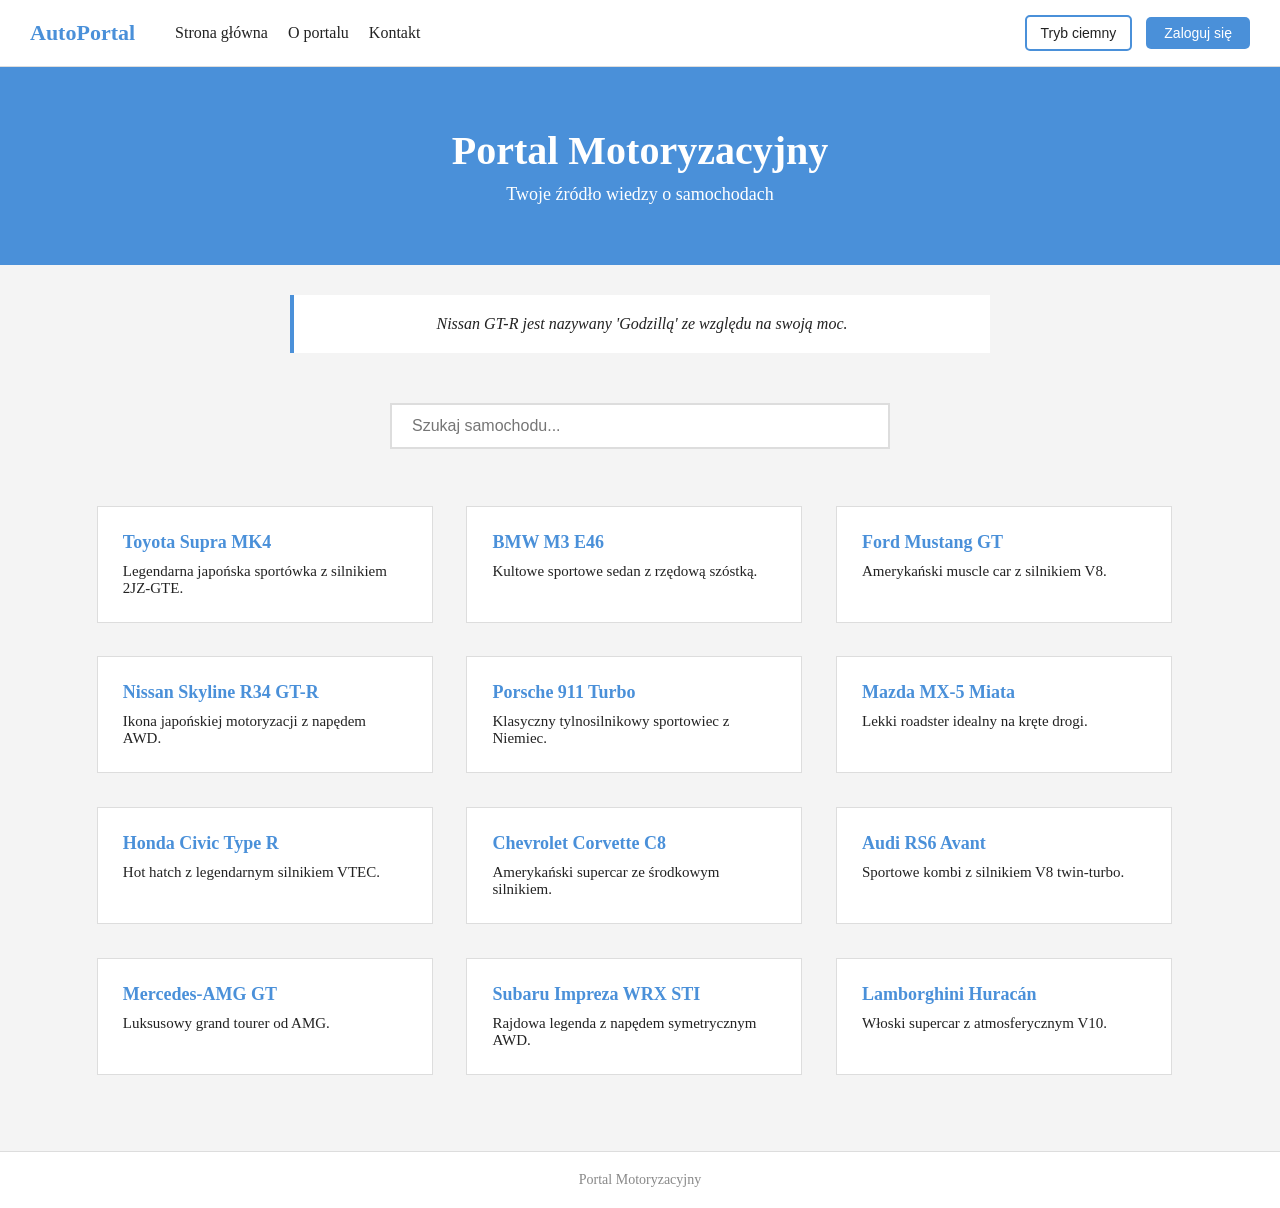
<file: index.html>
<!DOCTYPE html>
<html lang="pl">
<head>
    <meta charset="UTF-8">
    <meta name="viewport" content="width=device-width, initial-scale=1.0">
    <title>Portal Motoryzacyjny</title>
    <link rel="stylesheet" href="style.css">
</head>
<body>

    <nav class="navbar">
        <a href="index.html" class="navbar-logo">AutoPortal</a>
        <ul class="navbar-linki">
            <li><a href="index.html">Strona główna</a></li>
            <li><a href="onas.html">O portalu</a></li>
            <li><a href="kontakt.html">Kontakt</a></li>
        </ul>
        <div class="navbar-akcje">
            <span id="powitanieTekst"></span>
            <button id="przyciskMotyw">Tryb ciemny</button>
            <button id="przyciskLogowania">Zaloguj się</button>
        </div>
    </nav>

    <section class="hero">
        <h1>Portal Motoryzacyjny</h1>
        <p>Twoje źródło wiedzy o samochodach</p>
    </section>

    <div class="cytat-sekcja">
        <p id="cytatDnia"></p>
    </div>

    <div class="szukaj-sekcja">
        <input type="text" id="szukajInput" placeholder="Szukaj samochodu...">
    </div>

    <div id="kartyKontener">
    </div>

    <footer>
        <p>Portal Motoryzacyjny</p>
    </footer>

    <script src="script.js"></script>
</body>
</html>
</file>
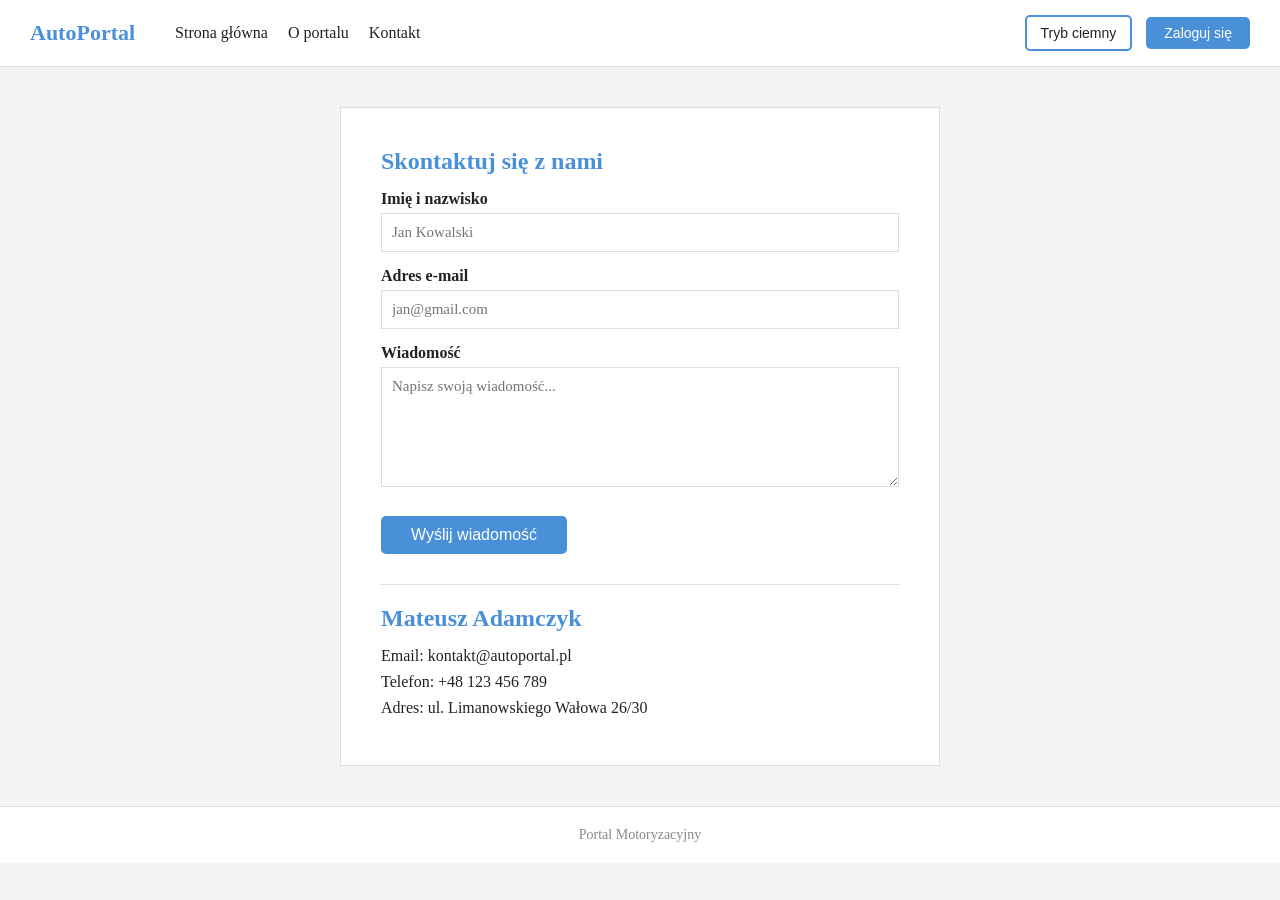
<file: kontakt.html>
<!DOCTYPE html>
<html lang="pl">
<head>
    <meta charset="UTF-8">
    <meta name="viewport" content="width=device-width, initial-scale=1.0">
    <title>Kontakt - Portal Motoryzacyjny</title>
    <link rel="stylesheet" href="style.css">
</head>
<body>

    <nav class="navbar">
        <a href="index.html" class="navbar-logo">AutoPortal</a>
        <ul class="navbar-linki">
            <li><a href="index.html">Strona główna</a></li>
            <li><a href="onas.html">O portalu</a></li>
            <li><a href="kontakt.html">Kontakt</a></li>
        </ul>
        <div class="navbar-akcje">
            <span id="powitanieTekst"></span>
            <button id="przyciskMotyw">Tryb ciemny</button>
            <button id="przyciskLogowania">Zaloguj się</button>
        </div>
    </nav>

    <section class="sekcja-kontakt">
        <h2>Skontaktuj się z nami</h2>

        <form>
            <label for="kontaktImie">Imię i nazwisko</label>
            <input type="text" id="kontaktImie" name="imie" required placeholder="Jan Kowalski">

            <label for="kontaktEmail">Adres e-mail</label>
            <input type="email" id="kontaktEmail" name="email" required placeholder="jan@gmail.com">

            <label for="kontaktWiadomosc">Wiadomość</label>
            <textarea id="kontaktWiadomosc" name="wiadomosc" required placeholder="Napisz swoją wiadomość..."></textarea>

            <button type="button" id="kontaktWyslij">Wyślij wiadomość</button>
            <p id="kontaktBlad"></p>
        </form>

        <div class="kontakt-info">
            <h2>Mateusz Adamczyk</h2>
            <p>Email: kontakt@autoportal.pl</p>
            <p>Telefon: +48 123 456 789</p>
            <p>Adres: ul. Limanowskiego Wałowa 26/30</p>
        </div>
    </section>

    <footer>
        <p>Portal Motoryzacyjny</p>
    </footer>

    <script src="script.js"></script>
</body>
</html>
</file>
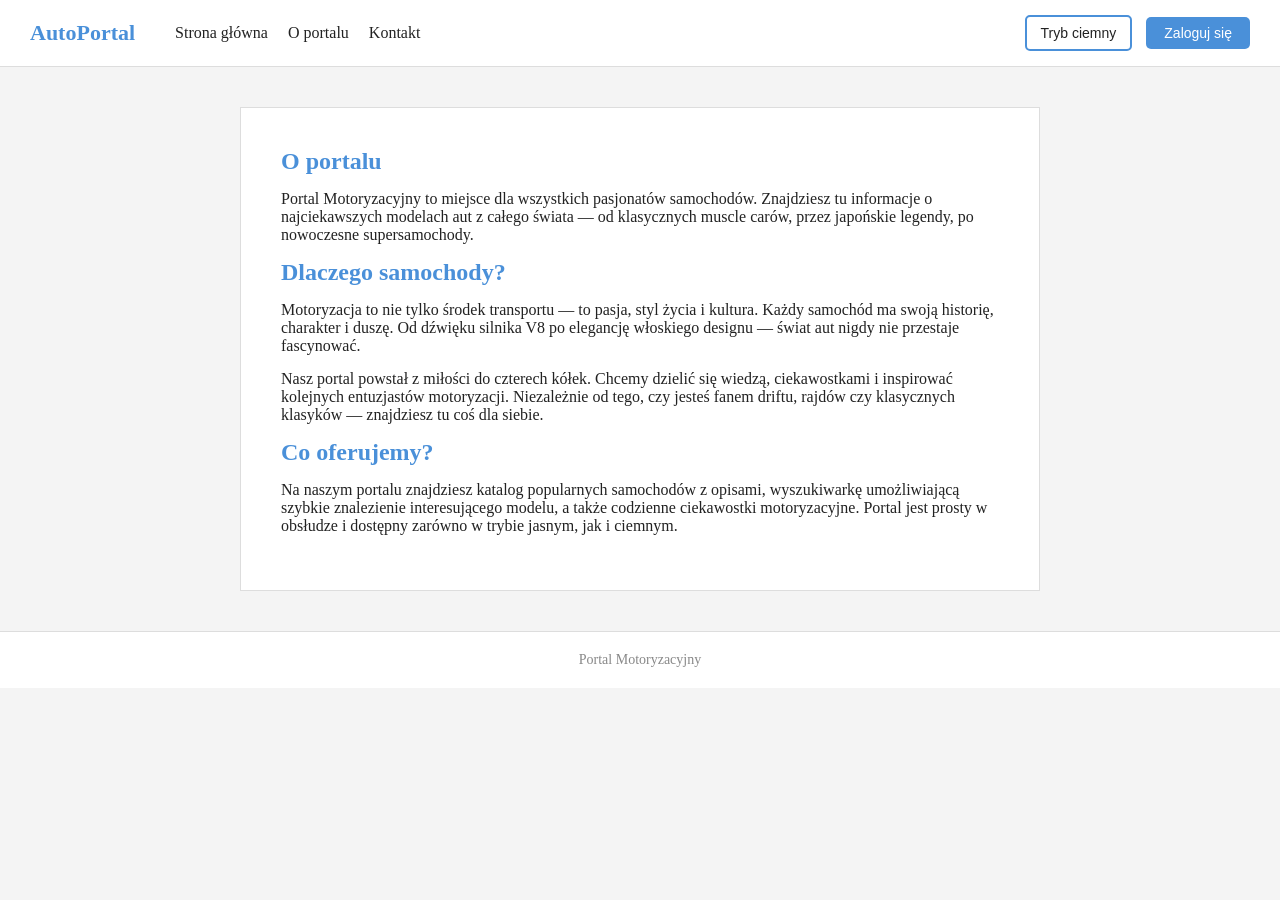
<file: onas.html>
<!DOCTYPE html>
<html lang="pl">
<head>
    <meta charset="UTF-8">
    <meta name="viewport" content="width=device-width, initial-scale=1.0">
    <title>O portalu - Portal Motoryzacyjny</title>
    <link rel="stylesheet" href="style.css">
</head>
<body>

    <nav class="navbar">
        <a href="index.html" class="navbar-logo">AutoPortal</a>
        <ul class="navbar-linki">
            <li><a href="index.html">Strona główna</a></li>
            <li><a href="onas.html">O portalu</a></li>
            <li><a href="kontakt.html">Kontakt</a></li>
        </ul>
        <div class="navbar-akcje">
            <span id="powitanieTekst"></span>
            <button id="przyciskMotyw">Tryb ciemny</button>
            <button id="przyciskLogowania">Zaloguj się</button>
        </div>
    </nav>

    <div class="sekcja-onas">
        <h2>O portalu</h2>
        <p>
            Portal Motoryzacyjny to miejsce dla wszystkich pasjonatów samochodów.
            Znajdziesz tu informacje o najciekawszych modelach aut z całego świata —
            od klasycznych muscle carów, przez japońskie legendy, po nowoczesne supersamochody.
        </p>

        <h2>Dlaczego samochody?</h2>
        <p>
            Motoryzacja to nie tylko środek transportu — to pasja, styl życia i kultura.
            Każdy samochód ma swoją historię, charakter i duszę. Od dźwięku silnika V8
            po elegancję włoskiego designu — świat aut nigdy nie przestaje fascynować.
        </p>
        <p>
            Nasz portal powstał z miłości do czterech kółek. Chcemy dzielić się wiedzą,
            ciekawostkami i inspirować kolejnych entuzjastów motoryzacji. Niezależnie od tego,
            czy jesteś fanem driftu, rajdów czy klasycznych klasyków — znajdziesz tu coś dla siebie.
        </p>

        <h2>Co oferujemy?</h2>
        <p>
            Na naszym portalu znajdziesz katalog popularnych samochodów z opisami,
            wyszukiwarkę umożliwiającą szybkie znalezienie interesującego modelu,
            a także codzienne ciekawostki motoryzacyjne. Portal jest prosty w obsłudze
            i dostępny zarówno w trybie jasnym, jak i ciemnym.
        </p>
    </div>

    <footer>
        <p>Portal Motoryzacyjny</p>
    </footer>

    <script src="script.js"></script>
</body>
</html>
</file>
<file: style.css>
* {
    margin: 0;
    padding: 0;
    box-sizing: border-box;
}

body {
    font-family: "Segoe UI", Tahoma;
    background-color: #f4f4f4;
    color: #222;
}


body.dark {
    background-color: #222222;
    color: #e0e0e0;
}

body.dark .navbar,
body.dark .karta,
body.dark .cytat-sekcja,
body.dark .sekcja-onas,
body.dark .sekcja-kontakt,
body.dark footer {
    background-color: #2d2d2d;
    border-color: #444;
}


body.dark #szukajInput,
body.dark #loginInput,
body.dark .sekcja-kontakt input,
body.dark .sekcja-kontakt textarea {
    background-color: #333;
    color: #e0e0e0;
    border-color: #555;
}


.navbar {
    display: flex;
    padding: 15px 30px;
    background-color: #fff;
    border-bottom: 1px solid #ddd;
}

.navbar-logo {
    font-size: 22px;
    font-weight: bold;
    color: #4a90d9;
    text-decoration: none;
    margin-right: 40px;
    line-height: 36px;
}

.navbar-linki {
    display: flex;
    list-style: none;
    line-height: 36px;
}

.navbar-linki li {
    margin-right: 20px;
}

.navbar-linki a {
    text-decoration: none;
    color: inherit;
}

.navbar-linki a:hover {
    color: #4a90d9;
}

.navbar-akcje {
    margin-left: auto;
}


#przyciskMotyw {
    padding: 8px 14px;
    border: 2px solid #4a90d9;
    background: none;
    color: inherit;
    border-radius: 5px;
    cursor: pointer;
    font-size: 14px;
}

#przyciskLogowania, #loginZatwierdz, #kontaktWyslij {
    padding: 8px 18px;
    background-color: #4a90d9;
    color: #fff;
    border: none;
    border-radius: 5px;
    cursor: pointer;
    font-size: 14px;
}

#przyciskLogowania {
    margin-left: 10px;
}

#kontaktWyslij {
    margin-top: 10px;
    padding: 10px 30px;
    font-size: 16px;
}

.login-strona {
    max-width: 400px;
    margin: 80px auto;
    padding: 40px;
    background-color: #fff;
    border: 1px solid #ddd;
    text-align: center;
}

.login-strona h2 {
    color: #4a90d9;
    margin-bottom: 20px;
}

.login-strona #loginZatwierdz {
    width: 100%;
}

body.dark .login-strona {
    background-color: #2d2d2d;
    border-color: #444;
}

#loginInput {
    padding: 8px 12px;
    font-size: 14px;
    width: 100%;
    margin-bottom: 15px;
    display: block;
}

#loginBlad, #kontaktBlad {
    color: red;
    font-size: 12px;
    margin-top: 8px;
}

#powitanieTekst {
    font-weight: bold;
    color: #4a90d9;
    line-height: 36px;
}


.hero {
    text-align: center;
    padding: 60px 20px;
    background-color: #4a90d9;
    color: #fff;
}

.hero h1 {
    font-size: 40px;
    margin-bottom: 10px;
}

.hero p {
    font-size: 18px;
}


.cytat-sekcja {
    text-align: center;
    padding: 20px;
    margin: 30px auto;
    max-width: 700px;
    background-color: #fff;
    border-left: 4px solid #4a90d9;
    font-style: italic;
    font-size: 16px;
}

#szukajInput, #loginInput, .sekcja-kontakt input, .sekcja-kontakt textarea {
    padding: 10px;
    border: 1px solid #ddd;
    font-size: 15px;
    background-color: #fff;
    color: #222;
}


.szukaj-sekcja {
    text-align: center;
    padding: 20px;
}

#szukajInput {
    padding: 12px 20px;
    width: 500px;
    max-width: 90%;
    border-width: 2px;
    font-size: 16px;
    outline: none;
}

#szukajInput:focus {
    border-color: #4a90d9;
}


#kartyKontener {
    display: flex;
    flex-wrap: wrap;
    padding: 20px 40px;
    max-width: 1200px;
    margin: 0 auto;
}

.karta {
    background-color: #fff;
    border: 1px solid #ddd;
    padding: 25px;
    width: 30%;
    margin: 1.5%;
}

.karta h3 {
    color: #4a90d9;
    margin-bottom: 10px;
    font-size: 18px;
}

.karta p {
    font-size: 15px;
}

.brak-wynikow {
    text-align: center;
    padding: 40px;
    font-size: 18px;
    color: #888;
    width: 100%;
}


.sekcja-onas, .sekcja-kontakt {
    max-width: 800px;
    margin: 40px auto;
    padding: 40px;
    background-color: #fff;
    border: 1px solid #ddd;
}

.sekcja-kontakt {
    max-width: 600px;
}

.sekcja-onas h2, .sekcja-kontakt h2 {
    color: #4a90d9;
    margin-bottom: 15px;
}

.sekcja-onas p {
    margin-bottom: 15px;
}


.sekcja-kontakt label {
    display: block;
    margin-bottom: 5px;
    font-weight: bold;
}

.sekcja-kontakt input,
.sekcja-kontakt textarea {
    margin-bottom: 15px;
}

.sekcja-kontakt input,
.sekcja-kontakt textarea {
    width: 100%;
    font-family: inherit;
}

.sekcja-kontakt textarea {
    min-height: 120px;
    resize: vertical;
}

.kontakt-info {
    margin-top: 30px;
    padding-top: 20px;
    border-top: 1px solid #ddd;
}

.kontakt-info p {
    margin-bottom: 8px;
}

footer {
    text-align: center;
    padding: 20px;
    margin-top: 40px;
    background-color: #fff;
    border-top: 1px solid #ddd;
    font-size: 14px;
    color: #888;
}
</file>
